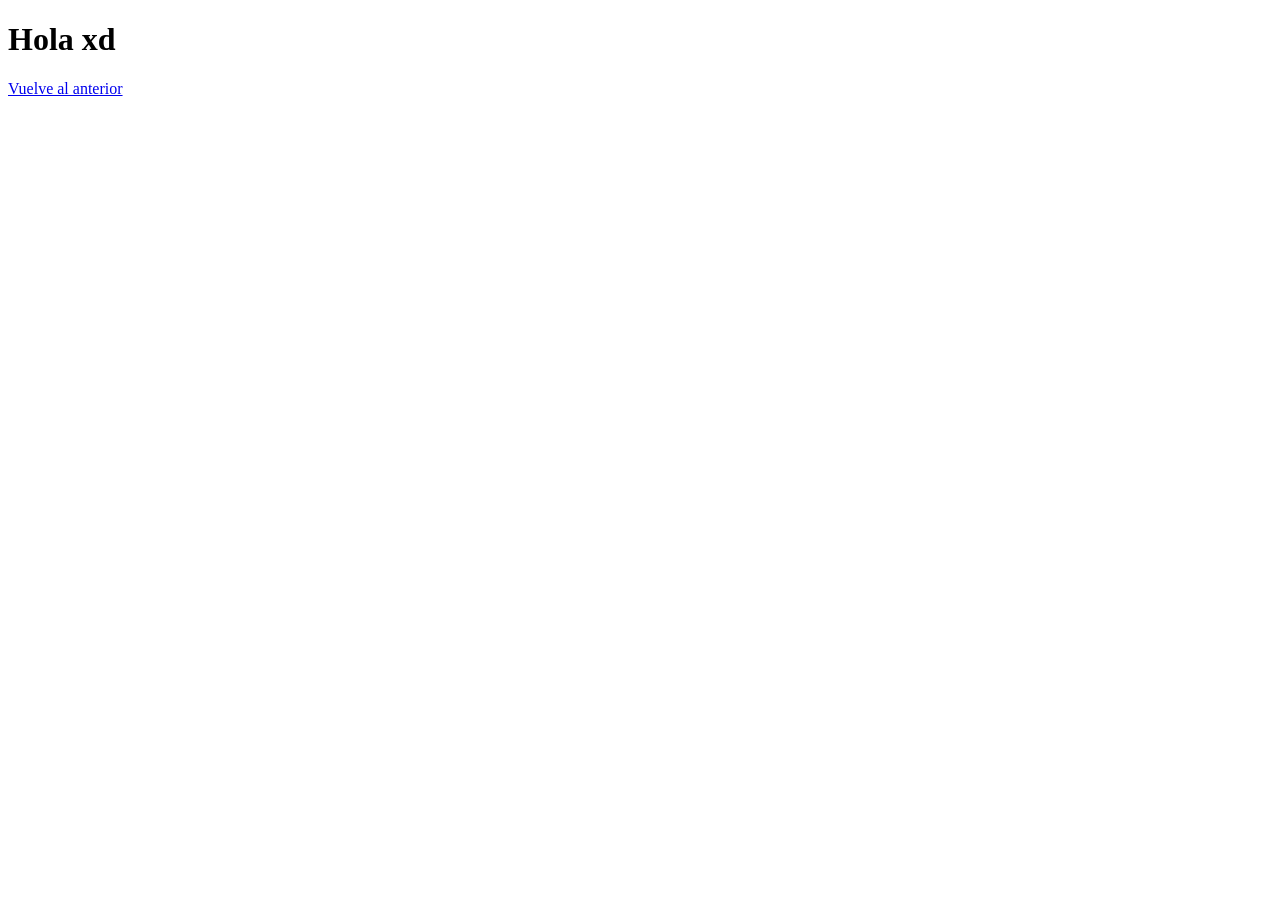
<file: html_ud/index.html>
<!DOCTYPE html>
<html lang="es">
<head>
    <meta charset="UTF-8">
    <meta http-equiv="X-UA-Compatible" content="IE=edge">
    <meta name="viewport" content="width=device-width, initial-scale=1.0">
    <title>Document_1</title>
</head>
<body>
    <h1>Hola xd</h1>
    <a href="intro_html.html">Vuelve al anterior </a>
</body>
</html>
</file>
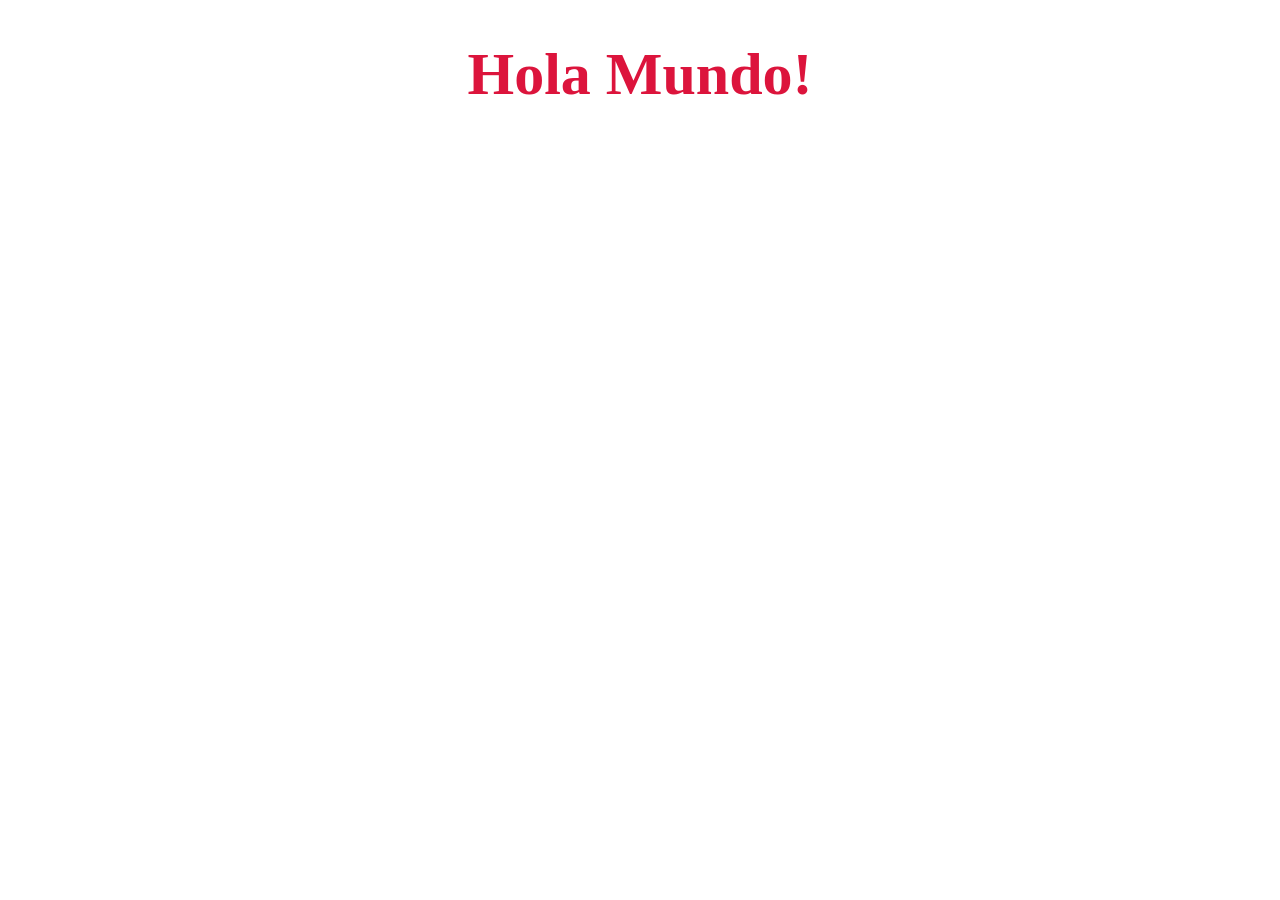
<file: cf_css/01_intro/index.html>
<!DOCTYPE html>

<html lang="es">
    <head>
        <meta charset="UTF-8">
        <meta http-equiv="X-UA-Compatible" content="IE-edge">
        <meta name="viewport" content="width=device_width, initial-scale=1.0">
        <title>Intro #CSS</title>
        <link rel="stylesheet" href="css/style.css">
    </head>
    <body>
        <!--la eiqueta de style es para agreagar directamente css a un elemeto
        <style>
            h2{
                color:blueviolet;
                border: 10px solid orange;
            }
            h1{
                color: aqua;
                border: 5px solid yellow;
            }
        </style>
        sin embargo es mas tedioso hacer en el mismo documento y es mejor crear un archivo #CSS
        -->
<!--style="color: purple; border:1px solid blue;"__ De esta forma se agrega a un elemento
        <h2 >Hola Mundo!</h2>
        <h2>Hola</h2>
        <h2>XD</h2>
        <h1>Wenas...</h1> -->
        <h1>Hola Mundo!</h1>


    </body>

</html>
</file>
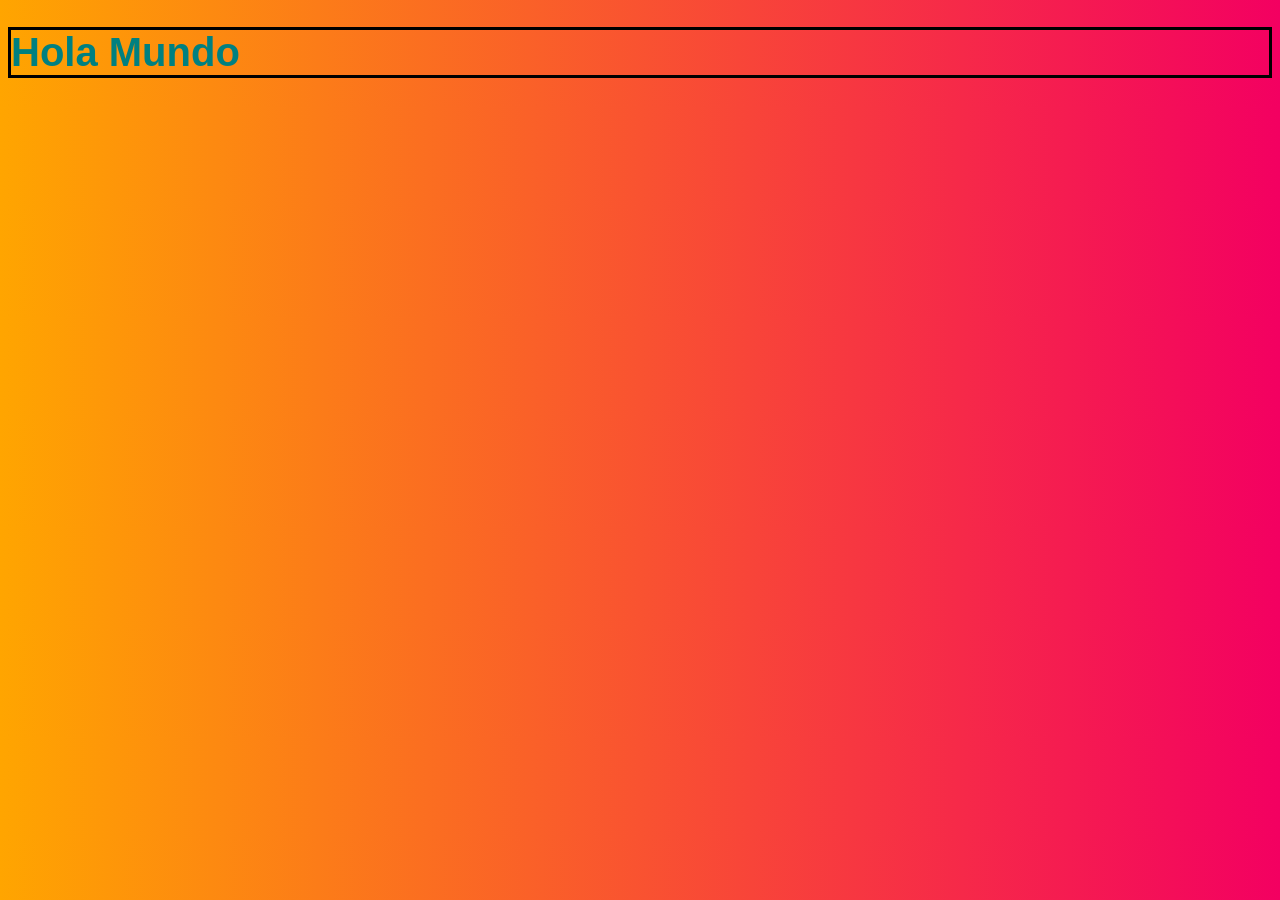
<file: cf_css/02_Herencia/index.html>
<!-- Herencia Cascada y Especificidad -->
<!DOCTYPE html>
<html lang="es">
<head>
    <meta charset="UTF-8">
    <meta http-equiv="X-UA-Compatible" content="IE=edge">
    <meta name="viewport" content="width=device-width, initial-scale=1.0">
    <title>Herencia</title>
    <link rel="stylesheet" href="style.css">
</head>
<body>
    <h1 class="title" id="title">Hola Mundo</h1>
</body>
</html>
</file>
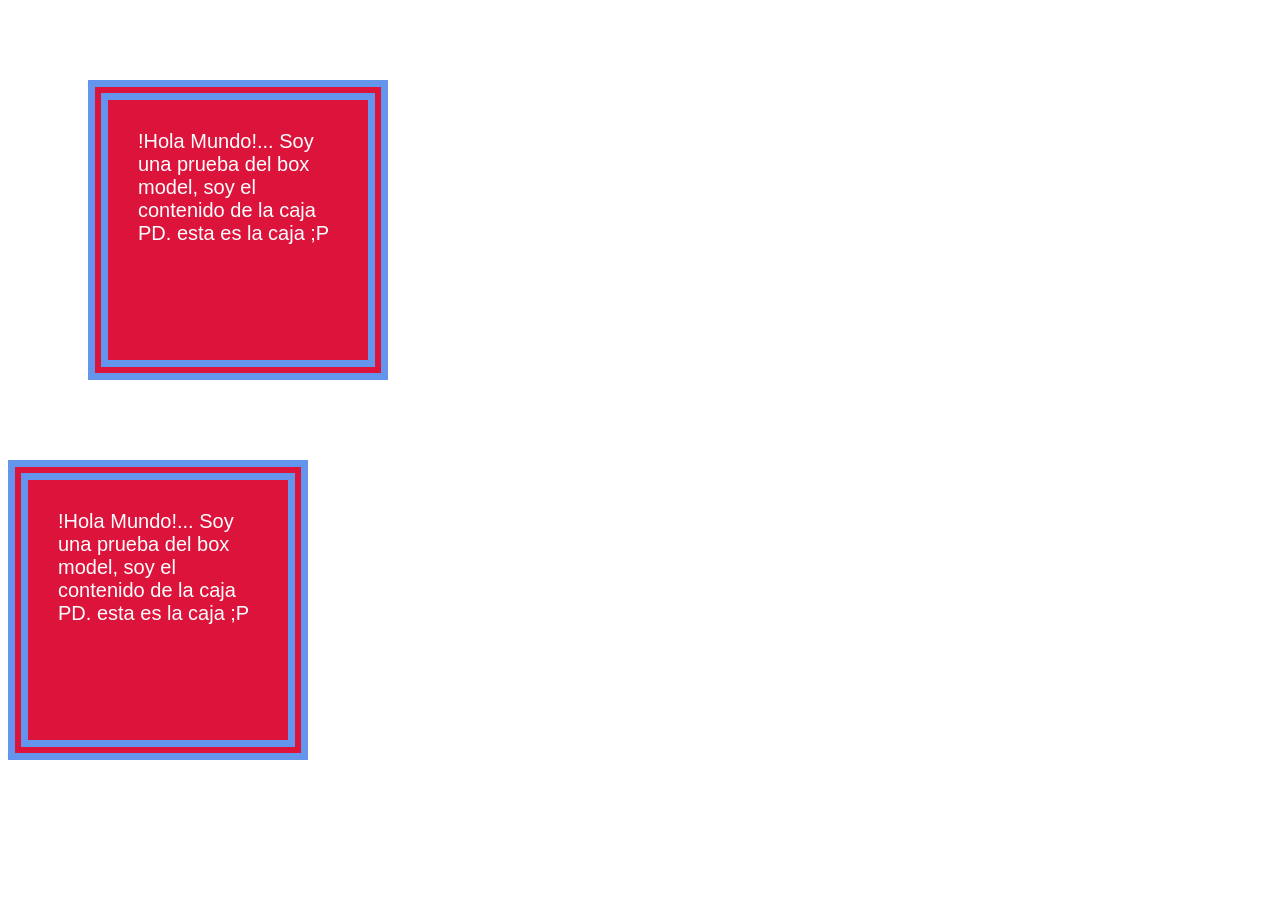
<file: cf_css/03_fundamentos/index.html>
<!DOCTYPE html>
<html lang="en">
<head>
    <meta charset="UTF-8">
    <meta http-equiv="X-UA-Compatible" content="IE=edge">
    <meta name="viewport" content="width=device-width, initial-scale=1.0">
    <title>Box Model</title>
    <link rel="stylesheet" href="boxmodel.css">
</head>
<body>
    <div class="caja caja1">!Hola Mundo!... Soy una prueba del box model, soy el contenido de la caja <br>PD. esta es la caja ;P</div>
    <div class="caja">!Hola Mundo!... Soy una prueba del box model, soy el contenido de la caja <br>PD. esta es la caja ;P</div>
</body>
</html>
</file>
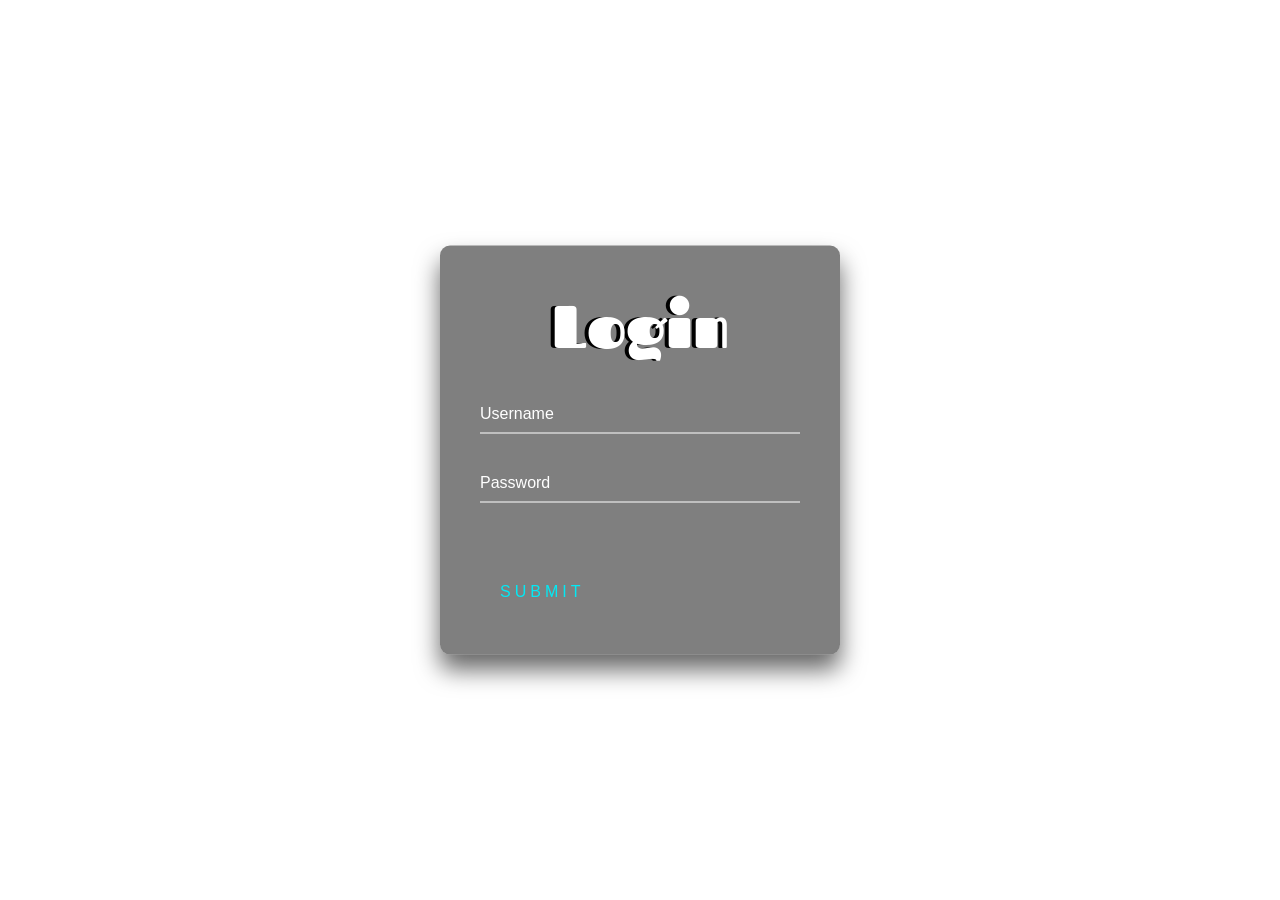
<file: ig_test/1/index.html>
<!DOCTYPE html>
<html lang="en">
<head>
    <meta charset="UTF-8">
    <meta http-equiv="X-UA-Compatible" content="IE=edge">
    <meta name="viewport" content="width=device-width, initial-scale=1.0">
    <title>Document</title>
    <link rel="stylesheet" href="style.css">
    <link rel="preconnect" href="https://fonts.googleapis.com">
<link rel="preconnect" href="https://fonts.gstatic.com" crossorigin>
<link href="https://fonts.googleapis.com/css2?family=Fascinate&display=swap" rel="stylesheet">
</head>
<body>
    <div class="login-box">

        <h2>Login</h2>
        <form>
            <div class="user-box">
                <input type="text" name="" required="">
                <label>Username</label>
            </div>
            <div class="user-box">
                <input type="password" name="" required="">
                <label>Password</label>
            </div>
            <a href="#">
                <span></span>
                <span></span>
                <span></span>
                <span></span>
                Submit
            </a>
        </form>
    </div>
    
</body>
</html>
</file>
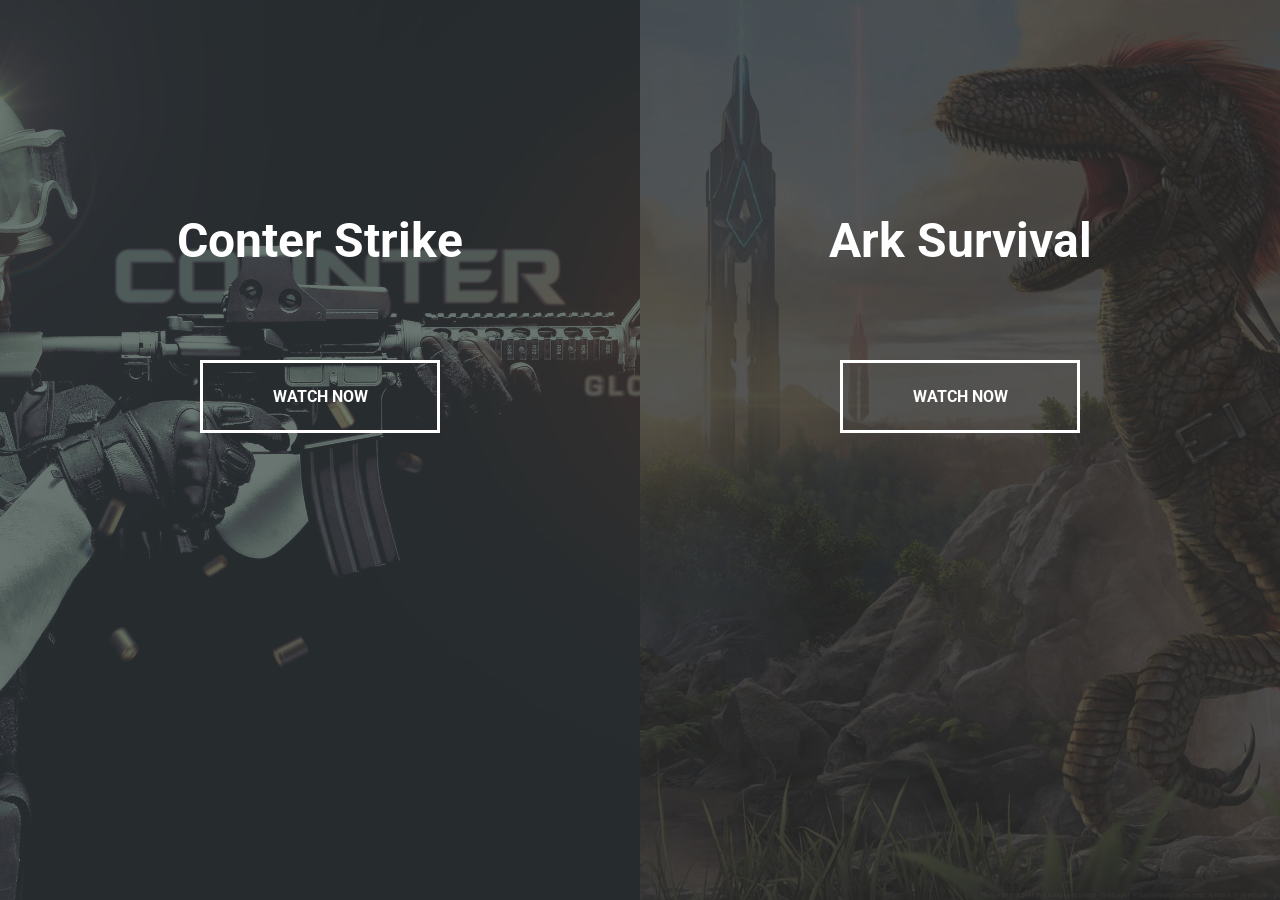
<file: ig_test/3/index.html>
<!DOCTYPE html>
<html lang="es">
<head>
    <meta charset="UTF-8">
    <meta http-equiv="X-UA-Compatible" content="IE=edge">
    <meta name="viewport" content="width=device-width, initial-scale=1.0">
    <link rel="stylesheet" href="style.css">
    <link rel="preconnect" href="https://fonts.googleapis.com">
<link rel="preconnect" href="https://fonts.gstatic.com" crossorigin>
<link href="https://fonts.googleapis.com/css2?family=Roboto:ital@1&display=swap" rel="stylesheet">
    <title>Split Landing page</title>
</head>
<body>
    <div class="container">
        <div class="split left">
            <h1>Conter Strike</h1>
            <a href="https://store.steampowered.com/app/730/CounterStrike_Global_Offensive/" target="_blank" class="btn">Watch Now</a>
        </div>
        <div class="split right">
            <h1>Ark Survival</h1>
            <a href="https://store.steampowered.com/app/346110/ARK_Survival_Evolved/" target="_blank" class="btn">Watch Now</a>
        </div>
    </div>
  
    <script src="script.js"></script>
</body>
</html>
</file>
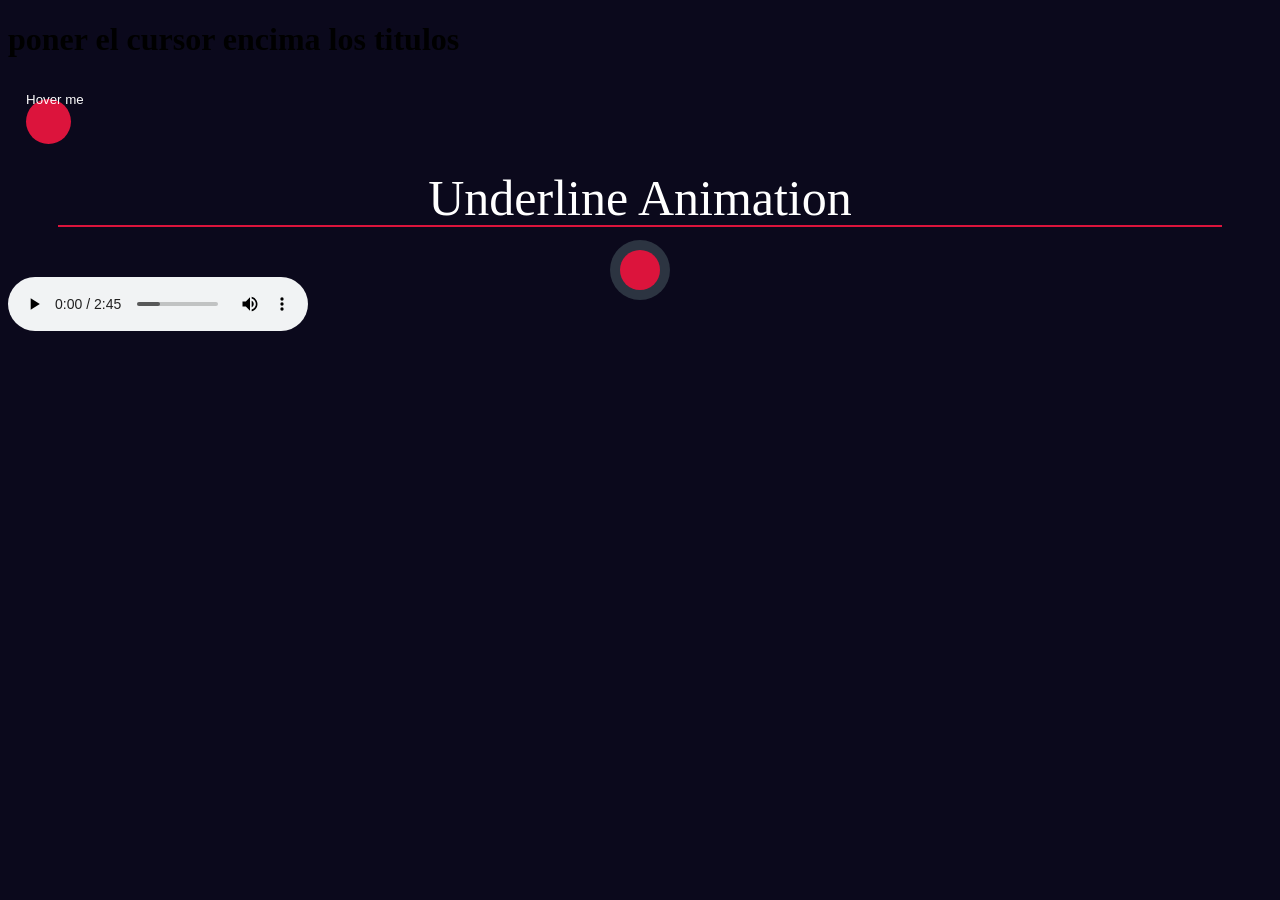
<file: ig_test/4/index.html>
<!DOCTYPE html>
<html lang="en">
<head>
    <meta charset="UTF-8">
    <meta http-equiv="X-UA-Compatible" content="IE=edge">
    <meta name="viewport" content="width=device-width, initial-scale=1.0">
    <title>Document</title>
    <link rel="stylesheet" href="style.css">

</head>
<body>

    <h1>poner el cursor encima los titulos</h1>
    <div>
        <button class="cta">
            Hover me <i class="ri-arrow-right-line"></i>
        </button>
    </div>
    <div>
        <p class="underline-animation">Underline Animation</p>
    </div>
    <div class="search-box">
        <input type="text" placeholder="search..." value="Search Animation">
        <a href="##" class="icon">
            <i class="fas fa-search"></i>
        </a>
    </div>
    <audio controls>
        <source src="music/A7S  By My Side From .mp3" type="audio/mp3">
    </audio>
</body>
</html>
</file>
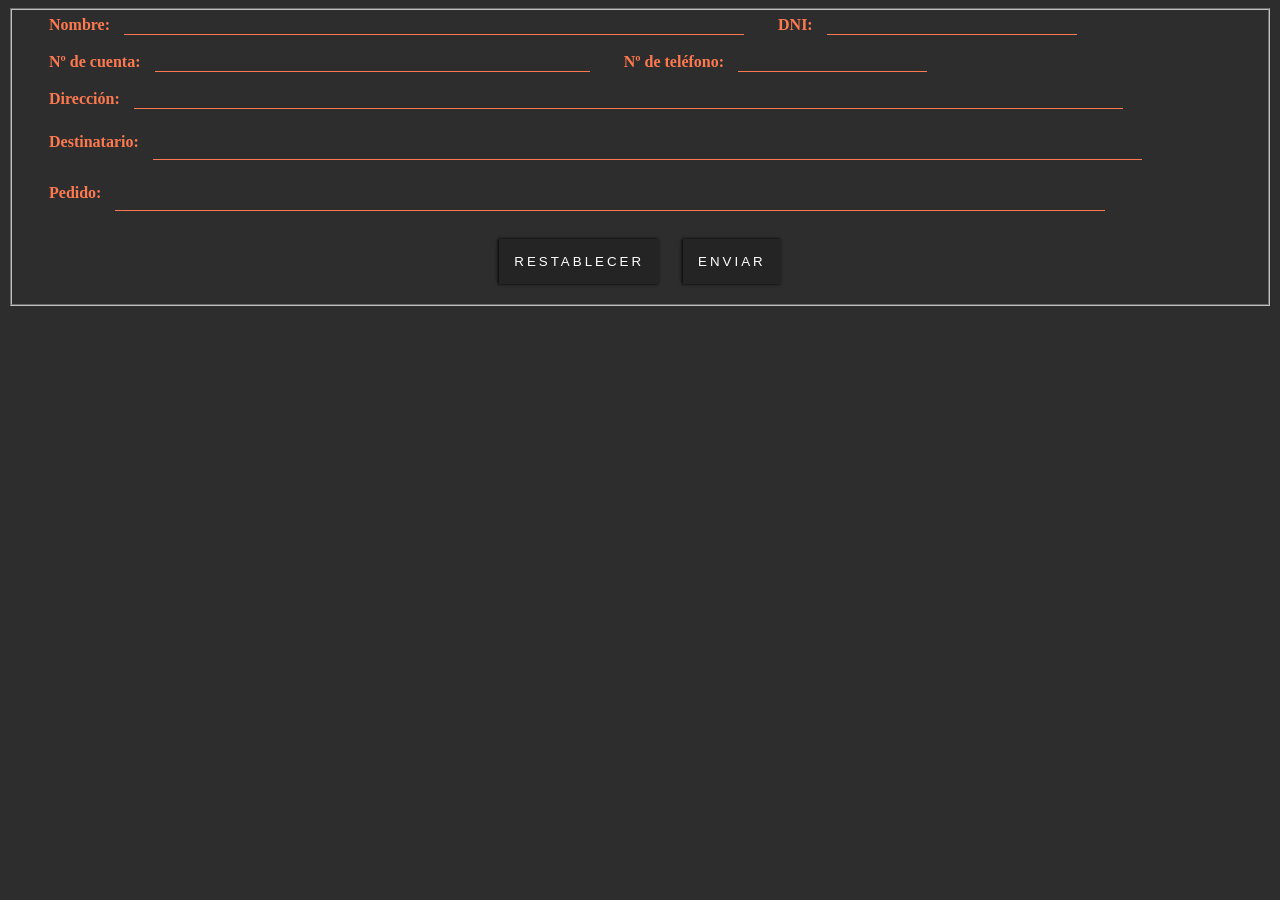
<file: ig_test/data_form/index.html>
<!DOCTYPE html>
<html lang="es">
<head>
    <meta charset="UTF-8">
    <meta http-equiv="X-UA-Compatible" content="IE=edge">
    <meta name="viewport" content="width=device-width, initial-scale=1.0">
    <title>Formulario de datos</title>
    <link rel="stylesheet" href="style.css">
</head>
<body>
    <form>
        <fieldset>
            <label for="nombre">Nombre: </label>
            <input type="text" name="nombre" id="nombre" required="true">
            <label for="dni">DNI:</label>
            <input type="text" name="dni" id="dni"required="true"><br><br>
            <label for="ncuenta">Nº de cuenta: </label>
            <input type="password" name="ncuenta" id="ncuenta" maxlength="20" required="true">
            <label for="tel">Nº de teléfono: </label>
            <input type="tel" name="telefono" id="tel" required="true"><br><br>
            <label for="direc">Dirección: </label>
            <input type="text" name="direccion" id="direc" required="true"><br><br>
            <label for="dest">Destinatario: </label>
            <input type="text" name="destino" id="dest" required="true"><br><br>
            <label for="pedido">Pedido: </label>
            <input type="text" name="pedido" id="pedido" required="true"><br><br>
            <div class="botones">
                <input type="reset" value="Restablecer">
                <input type="submit" value="enviar">
            </div>

        </fieldset>
    </form>
</body>
</html>
</file>
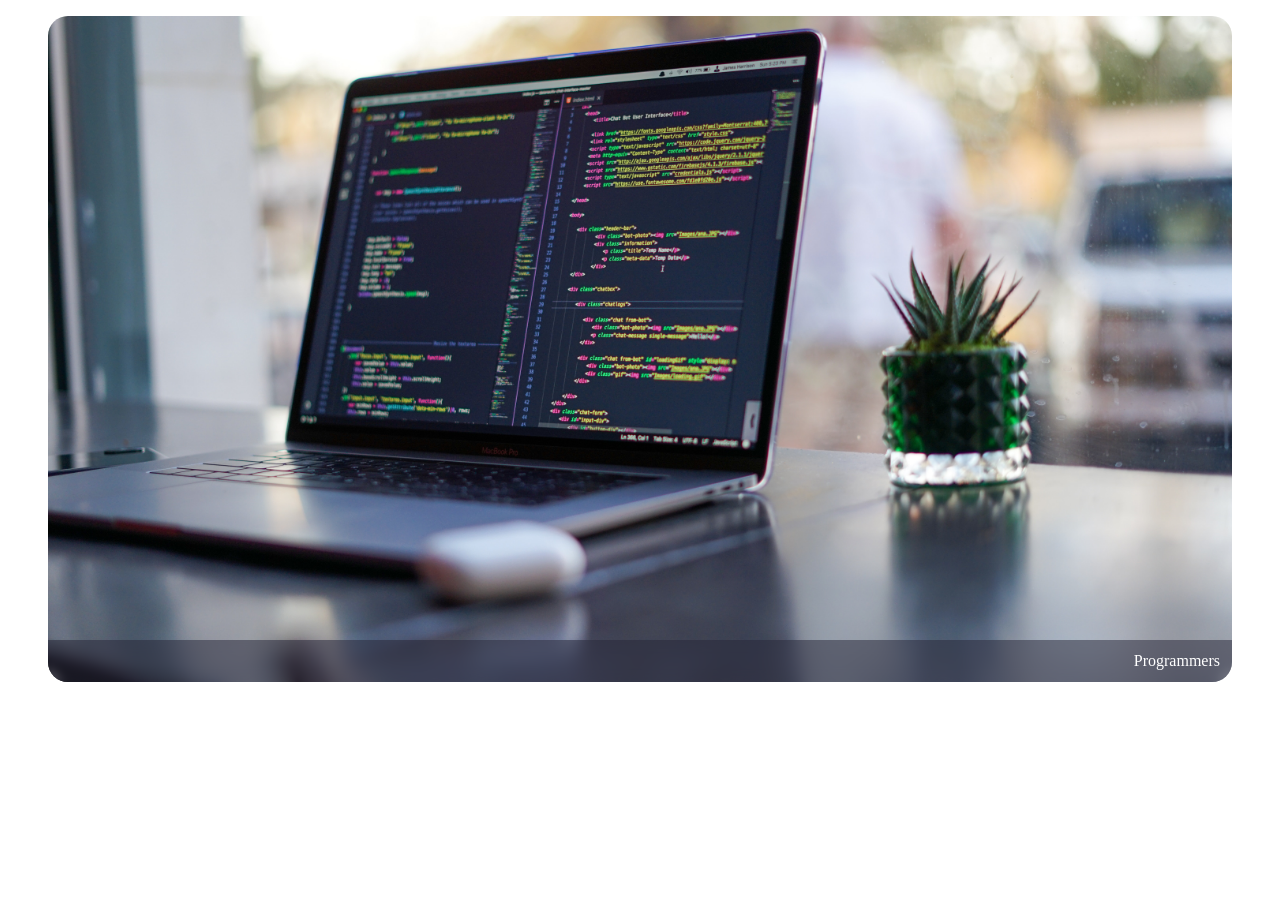
<file: ig_test/glass_efect/index.html>
<!DOCTYPE html>
<html lang="es">
<head>
    <meta charset="UTF-8">
    <meta http-equiv="X-UA-Compatible" content="IE=edge">
    <meta name="viewport" content="width=device-width, initial-scale=1.0">
    <title>Document</title>
    <link rel="stylesheet" href="style.css">
</head>
<body>
    <figure class="card">
        <img src="james-harrison-vpOeXr5wmR4-unsplash.jpg" alt="">
        <figcaption>Programmers</figcaption>
    </figure>
</body>
</html>
</file>
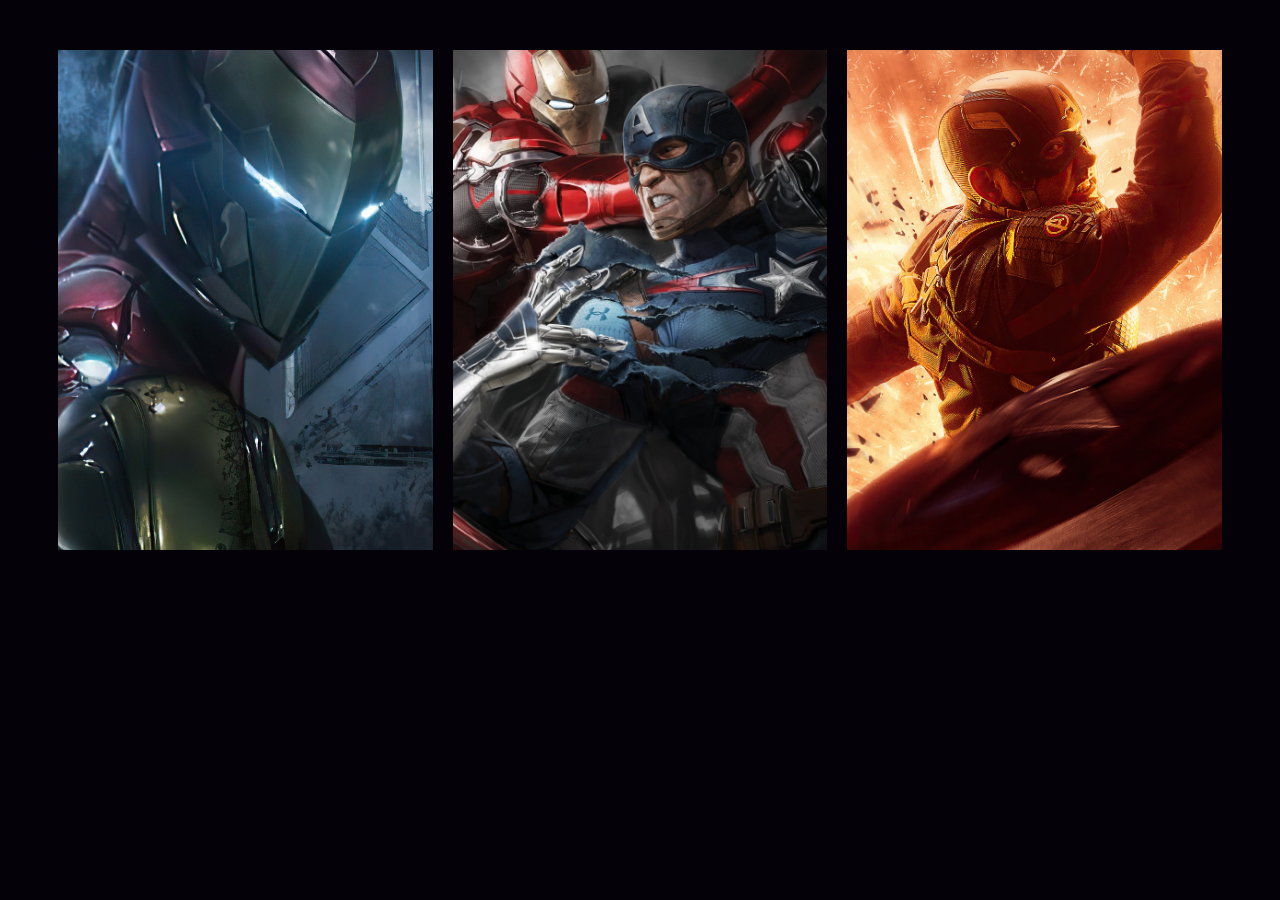
<file: ig_test/grid/index.html>
<!DOCTYPE html>
<html lang="en">
<head>
    <meta charset="UTF-8">
    <meta http-equiv="X-UA-Compatible" content="IE=edge">
    <meta name="viewport" content="width=device-width, initial-scale=1.0">
    <title>Document</title>
    <link rel="stylesheet" href="style.css">
</head>
<body>
    <!-- <header>
        <div class="head">
            <img src="587282f1f3a71010b5e8ef14.png" class="img">
            <h1>Civil War</h1>
        </div>
    </header> -->
    <div class="cards">
        <div class="card card1"></div>
        <div class="card card2"></div>
        <div class="card card3"></div>
        

    </div>
</body>
</html>
</file>
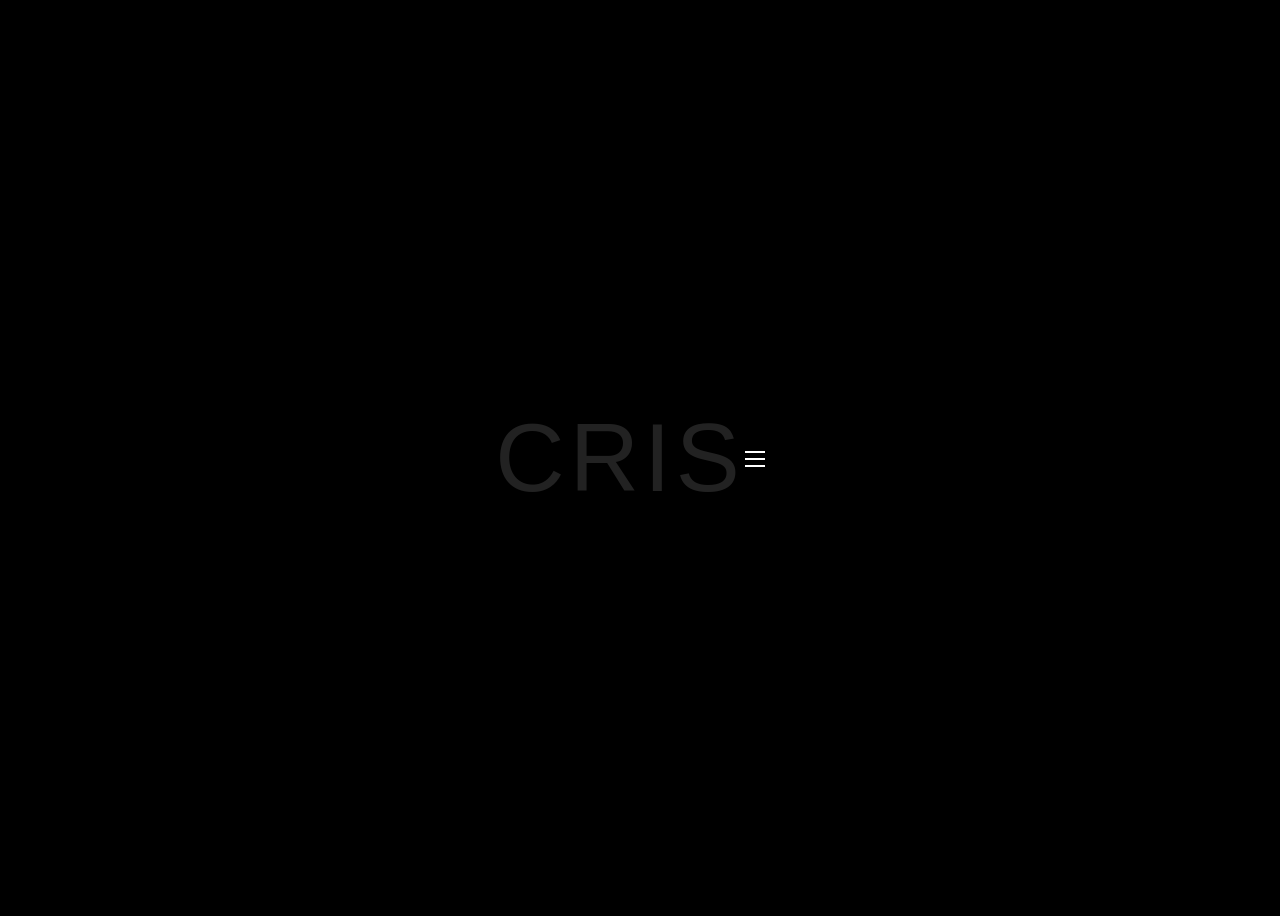
<file: ig_test/neon/index.html>
<!DOCTYPE html>
<html lang="en">
<head>
    <meta charset="UTF-8">
    <meta http-equiv="X-UA-Compatible" content="IE=edge">
    <meta name="viewport" content="width=device-width, initial-scale=1.0">
    <title>Neon Text</title>
    <link rel="stylesheet" href="style.css">
    
</head>
<body>
    <div>
        <h1>Cris</h1>
    </div>
    <label for="checkbox" class="hamburger">
        <input type="checkbox" id="checkbox">
        <span class="line line-main"></span>
        <span class="line line-split"></span>
    </label>

</body>
</html>
</file>
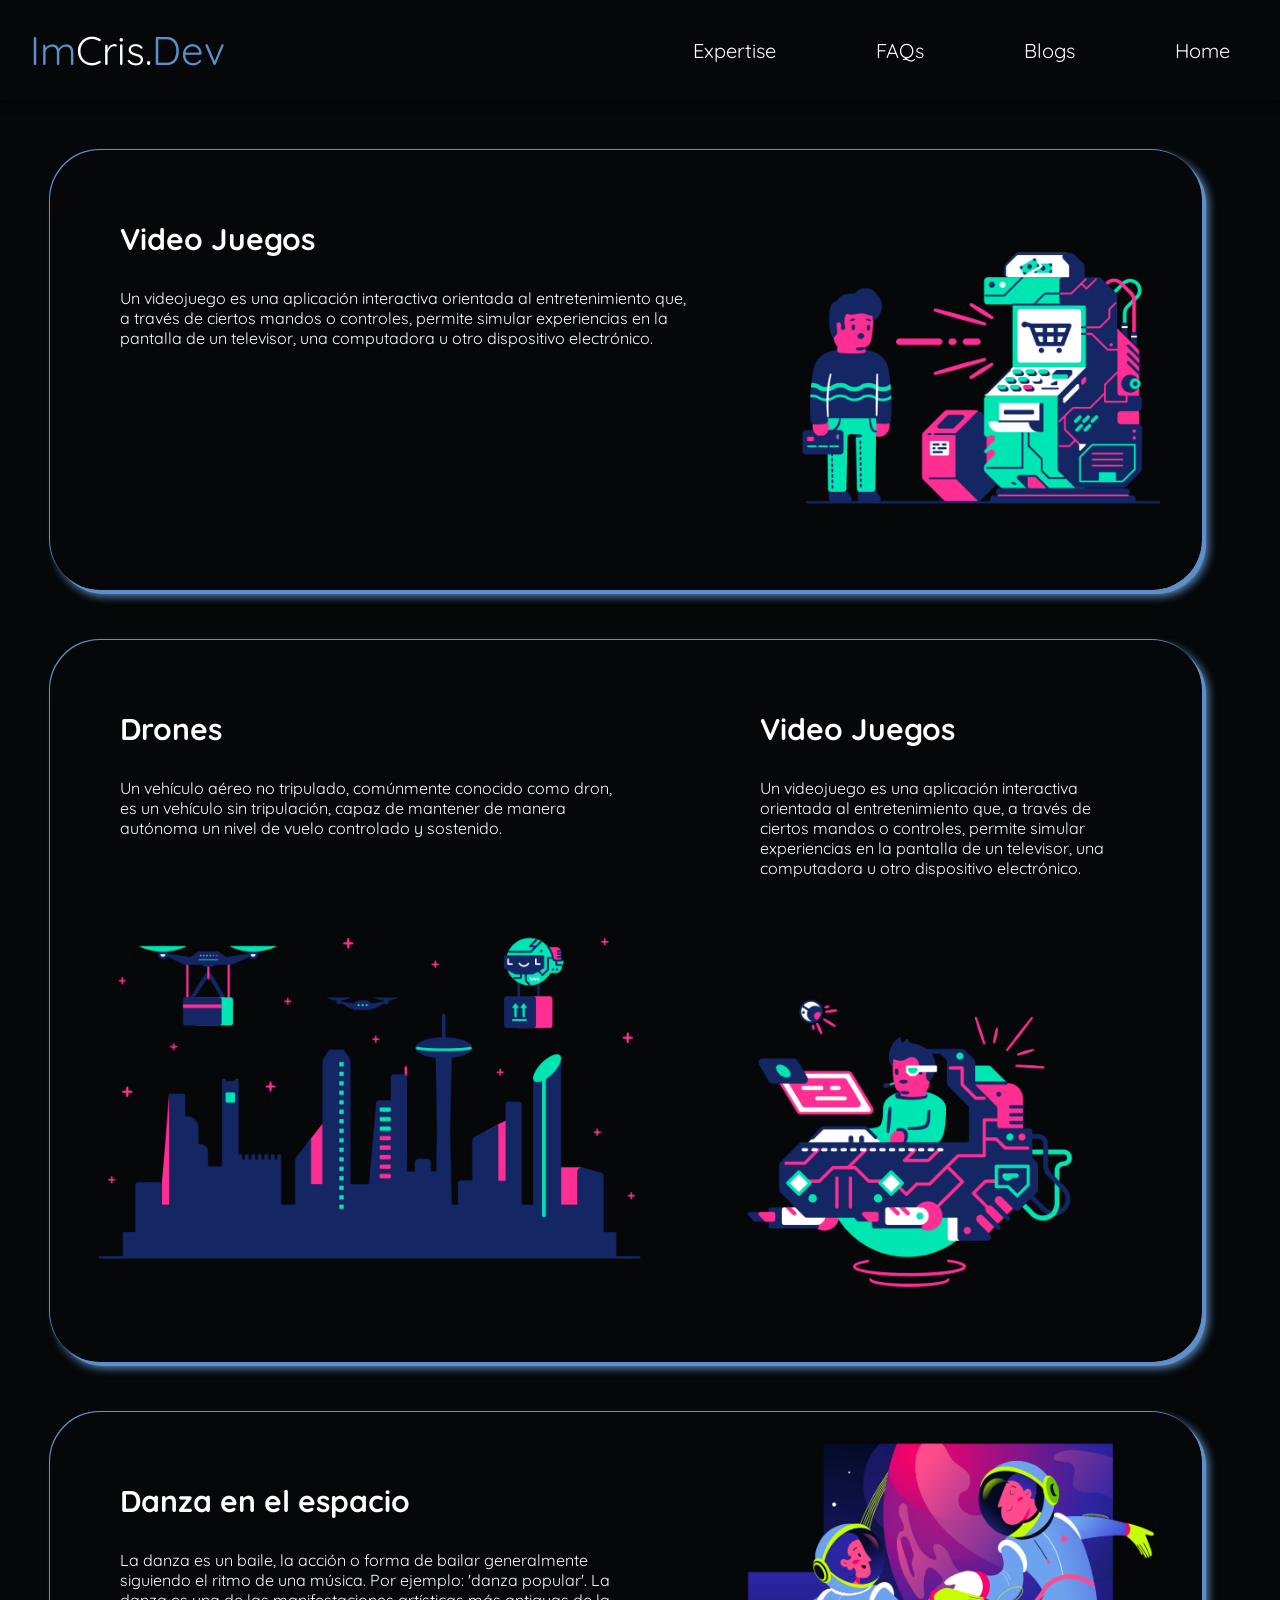
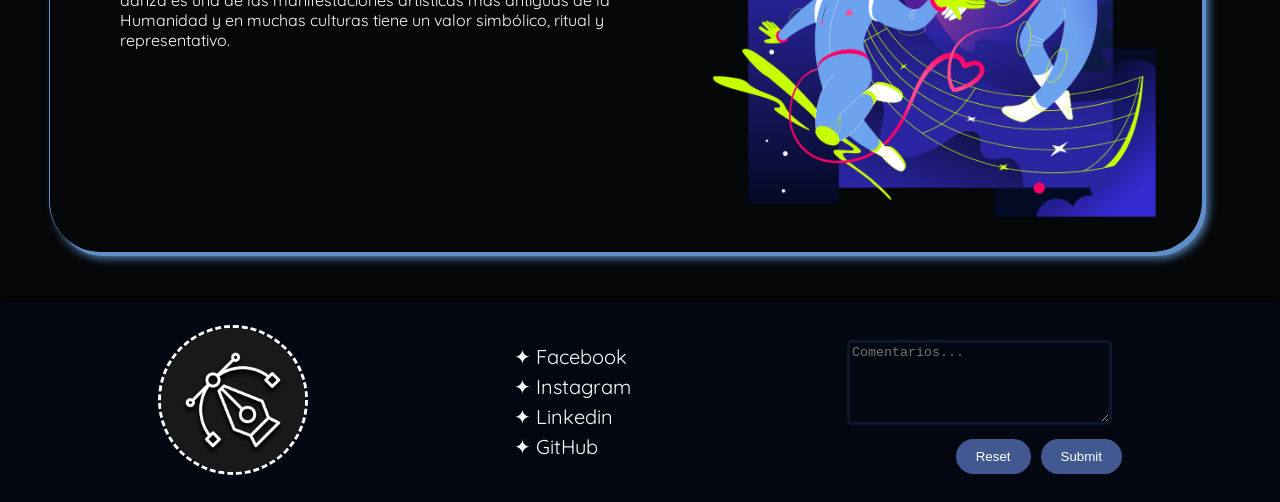
<file: pruebas/barra_de_navegacion/index.html>
<!DOCTYPE html>
<html lang="es">
    <head>
        <meta charset="UTF-8">
        <meta http-equiv="X-UA-Compatible" content="IE=edge">
        <meta name="viewport" content="width=device-width, initial-scale=1.0">
        <title>Landing Page</title>
        <link rel="stylesheet" href="style.css">
        <link rel="preconnect" href="https://fonts.googleapis.com">
        <link rel="preconnect" href="https://fonts.gstatic.com" crossorigin>
        <link href="https://fonts.googleapis.com/css2?family=Quicksand:wght@300;600&display=swap" rel="stylesheet">
    </head>
    <body>
        <header>
            <div class="container">
                <div class="logo">
                    <div class="logo-text">
                        <span>Im</span>Cris.<span>Dev</span>
                    </div>
                </div>
                <div class="buttoms">
                    <div><a href="#">Expertise</a></div>
                    <div><a href="#">FAQs</a></div>
                    <div><a href="#">Blogs</a></div>
                    <div><a href="#">Home</a></div>
                </div>
            </div>
        </header>
        <section>
            <div class="target">
                <div class="text">
                    <h2>Video Juegos</h2>
                    <p>Un videojuego es una aplicación interactiva orientada al entretenimiento que, a través de ciertos mandos o controles, permite simular experiencias en la pantalla de un televisor, una computadora u otro dispositivo electrónico.</p>
                </div>
                <img src="img/cyborg-106.png" class="img">
            </div>
            <div class="target">
                <div>
                    <div class="text">
                        <h2>Drones</h2>
                        <p>Un vehículo aéreo no tripulado, comúnmente conocido como dron, es un vehículo sin tripulación, capaz de mantener de manera autónoma un nivel de vuelo controlado y sostenido.</p>
                    </div>
                    <img src="img/cyborg-154.png" class="img">
                </div>
                <div>
                    <div class="text">
                        <h2>Video Juegos</h2>
                        <p>Un videojuego es una aplicación interactiva orientada al entretenimiento que, a través de ciertos mandos o controles, permite simular experiencias en la pantalla de un televisor, una computadora u otro dispositivo electrónico.</p>
                    </div>
                    <img src="img/cyborg-man-works-remotely-on-a-virtual-computer.png" class="img">
                </div>
            </div>
            <div class="target">
                <div class="text">
                    <h2>Danza en el espacio</h2>
                    <p>La danza es un baile, la acción o forma de bailar generalmente siguiendo el ritmo de una música. Por ejemplo: 'danza popular'. La danza es una de las manifestaciones artísticas más antiguas de la Humanidad y en muchas culturas tiene un valor simbólico, ritual y representativo.</p>
                </div>
                <img src="img/space-male-and-female-astronauts-dancing-on-a-musical-note-stanza-in-space.png" class="img">
            </div>
        </section>
        <footer class="foot">
            <div class="foot-profile">
                <img src="perfill.png" class="profile" title="I'mCris.Dev">
            </div>
            <div class="contact">
                <a href="#">✦ Facebook</a>
                <a href="#">✦ Instagram</a>
                <a href="#">✦ Linkedin</a>
                <a href="#">✦ GitHub</a>
            </div>
            <div class="coment">
                <form>
                    <!-- <label for="coment">Comentarios:</label><br> -->
                    <textarea name="coment" id="coment" cols="30" rows="5" placeholder="Comentarios..."></textarea><br>
                    
                    <input type="button" value="Submit">
                    <input type="reset" value="Reset">
                    
                </form>
            </div>
        </footer>
        
    </body>
</html>
</file>
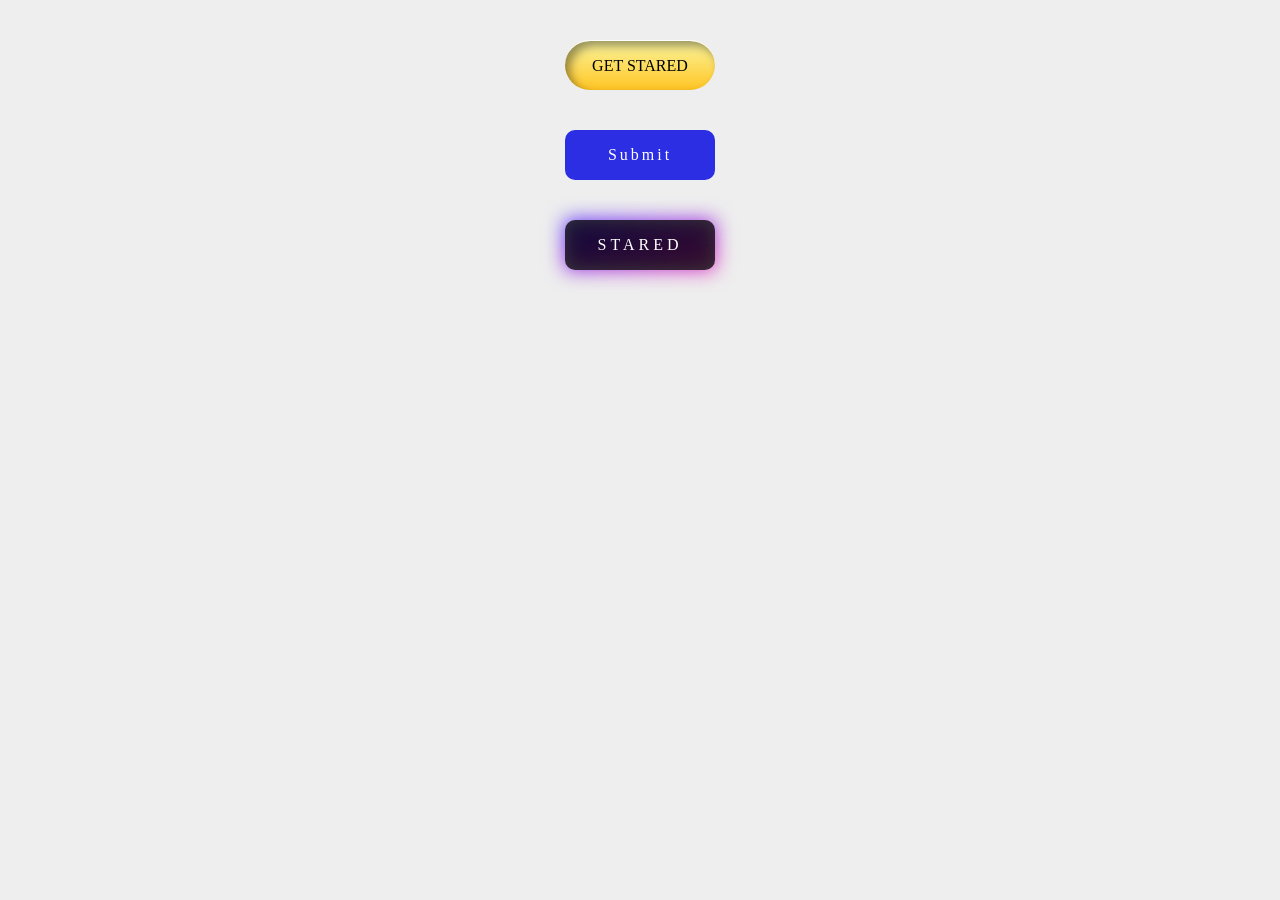
<file: pruebas/buttons/index.html>
<!DOCTYPE html>
<html lang="es">
<head>
    <meta charset="UTF-8">
    <meta http-equiv="X-UA-Compatible" content="IE=edge">
    <meta name="viewport" content="width=device-width, initial-scale=1.0">
    <title>Buttons</title>
    <link rel="stylesheet" href="style.css">
</head>
<body>
    <div class="button button1">Get Stared</div>
    <div class="button button2">Submit</div>
    <div class="button button3">Stared</div>
</body>
</html>
</file>
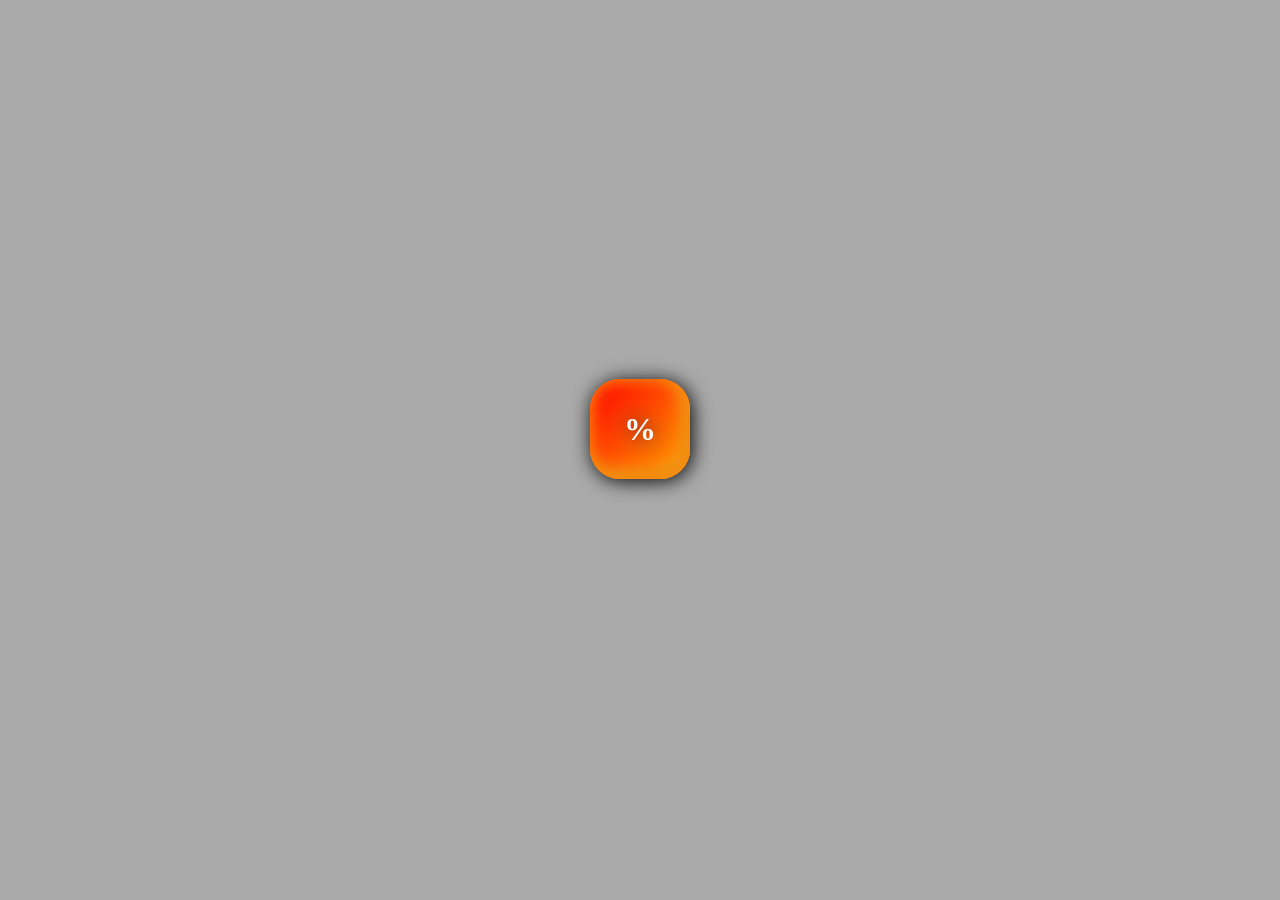
<file: pruebas/calc/index.html>
<!DOCTYPE html>
<html lang="en">
<head>
    <meta charset="UTF-8">
    <meta http-equiv="X-UA-Compatible" content="IE=edge">
    <meta name="viewport" content="width=device-width, initial-scale=1.0">
    <title>Document</title>
    <link rel="stylesheet" href="style.css">
</head>
<body>
    <div class="button"><h1>%</h1></div>
</body>
</html>
</file>
<file: cf_css/01_intro/css/style.css>
/*  Estos son los comentarios  
h2{
    color:blueviolet;
    border: 10px solid orange;
}
h1{
    color: aqua;
    border: 5px solid yellow;
}
Esta es la forma en que se trabaja desde otro archivo 
*/
/* ctrl+k+u para hacer comentarios mas rapidos  */
h1{
    color:crimson;
font-size: 60px;
    text-align: center;
}
</file>
<file: cf_css/02_Herencia/style.css>
#title{
    color: teal;
    font-size: 40px;
    border: 3px solid black;

}
.title{
    color:gainsboro ;
    /* usar el !important es una mala practica */
}

body{
    font-family: Arial;
}

body{

    background-image: linear-gradient(to right, orange, rgb(243, 0, 97) );
}
</file>
<file: cf_css/03_fundamentos/boxmodel.css>
.caja{
  
    background-color: crimson;
    width: 200px;
    height: 200px;
    /* overflow: hidden; */
    color: white;
    font-size: 20px;
    font-family: arial;
    padding: 30px;
    /* border-color: chartreuse;
    border-width: 20px;
    border-style: solid; */
    border: 20px double cornflowerblue ;
}

.caja1{
    margin: 80px;
}
</file>
<file: ig_test/1/style.css>
html{
    height: 100%;
    
}
body{
    margin: 0;
    padding: 0;
    font-family: sans-serif;
    background: #fff;
}

.login-box{
    position: absolute;
    top: 50%;
    left: 50%;
    width: 400px;
    padding: 40px;
    transform: translate(-50%, -50%);
    background: rgba(0,0,0, .5);
    box-sizing: border-box;
    box-shadow: 0 15px 25px rgba(0, 0,0, .6);
    border-radius: 10px;
}

.login-box h2{
    text-shadow: black -4px 0;
    font-family: 'Fascinate', cursive;
    font-size: 60px;
    margin: 0 0 30px;
    padding: 0;
    color: #fff;
    
    text-align: center;
}
.login-box .user-box{
    position: relative;

}

.login-box .user-box input{
    width: 100%;
    padding: 10px 0;
    font-size: 16px;
    color: #fff;
    margin-bottom: 30px;
    border: none;
    border-bottom: 1px solid #fff;
    outline: none;
    background:transparent;
}

.login-box .user-box label{
    position: absolute;
    top: 0;
    left: 0;
    padding: 10px 0;
    font-size: 16px;
    color: #fff;
    pointer-events: none;
    transition: .5s;
}

.login-box .user-box input:focus ~ label, .login-box .user-box input:valid ~ label{
    top: -20px;
    left: 0;
    color: #03e9f4;
    font-size: 12px;

}

.login-box form a{
    position: relative;
    display: inline-block;
    padding: 10px 20px;
    color:#03e9f4;
    font-size: 16px;
    text-decoration: none;
    text-transform: uppercase;
    overflow: hidden;
    transition: .5s;
    margin-top: 40px;
    letter-spacing: 4px;
}

.login-box a:hover{
    background: #03e9f4;
    color: #fff;
    border-radius: 5px;
    box-shadow: 0 0 5px #03e9f4,0 0 25px #03e9f4,0 0 50px #03e9f4,0 0 100px #03e9f4;
}

.login-box a span{
    position: absolute;
    display: block;
}

.login-box a span:nth-child(1){
    top:0;
    left: -100%;
    width: 100%;
    height: 2px;
    background: linear-gradient(90deg, transparent,#03e9f4);
    animation: btn-animl 1s linear infinite;

}
@keyframes btn-animl{
    0%{
        left: -100%;

    }50%, 100%{
        left:100%;

    }
}

.login-box a span:nth-child(2){
    top: -100%;
    right: 0;
    width: 2px;
    height:100%;
    background: linear-gradient(180deg,transparent,#03e9f4);
    animation: btn-anim2 1s linear infinite;
    animation-delay: .25s;


}

@keyframes btn-anim2{
    0%{
        top: -100%;

    }50%,100%{
        top: 100%;
    }
}

.login-box a span:nth-child(3){
    bottom: 0;
    right: -100%;
    width: 100%;
    height:2px;
    background: linear-gradient(270deg,transparent,#03e9f4);
    animation: btn-anim3 1s linear infinite;
    animation-delay: .5s;

}
@keyframes btn-anim3{
    0%{
        right: -100%;

    }50%,100%{
        right: 100%;
    }
}

.login-box a span:nth-child(4){
    bottom: -100%;
    left: 0;
    width: 2px;
    height: 100%;
    background: linear-gradient(352deg,transparent,#03e9f4);
    animation: btn-anim4 1s linear infinite;
    animation-delay: .75s;
}

@keyframes btn-anim4{
    0%{
        bottom: -100%;
    }50%,100%{
        bottom: 100%;
    }
}
</file>
<file: ig_test/3/style.css>
:root{
    --left-bg-color: rgba(42, 61, 54, 0.7);
    --right-bg-color: rgba(43,43,43,0.8);
    --left-btn-hover-color: rgb(84, 218, 236);
    --right-btn-hover-color:rgba(28,122,28,1);
    --hover-width:75%;
    --minimize-width:25%;
    --tansition-speed:1s;
}
*{
    box-sizing: border-box;
}
body{
    font-family: "Roboto", sans-serif;
    height: 100vh;
    overflow: hidden;
    margin: 0;
}

h1{
    font-size: 3rem;
    color: #fff;
    position: absolute;
    left: 50%;
    top: 20%;
    transform: translateX(-50%);
    white-space: nowrap;
}

.btn{
    color: #fff;
    position: absolute;
    display: flex;
    align-items: center;  
    justify-content: center;
    left: 50%;
    top: 40%;
    transform: translateX(-50%);
    border: #fff solid 0.2rem;
    text-decoration: none;
    font-size: 1rem;
    font-weight: bold;
    text-transform: uppercase;
    width: 15rem;
    padding: 1.5rem;
}

.split.left .btn:hover{
    background-color: var(--left-btn-hover-color);
    border-color: var(--left-btn-hover-color);
}

.split.right .btn:hover{
    background-color: var(--right-btn-hover-color);
    border-color: var(--right-btn-hover-color);
}


.container{
    position: relative;
    width: 100%;
    height: 100%;
    background: #333;
}

.split{
    position: absolute;
    width: 50%;
    height: 100%;
    overflow: hidden;
}

.split.left{
    left: 0;
    background: url(./csg.png) no-repeat center/cover;

}
.split.left::before{
    content: "";
    position: absolute;
    width: 100%;
    height: 100%;
    background-color: var(--left-bg-color);
}

.split.right{
    right: 0;
    background: url(./ark.jpg) no-repeat center/cover;

}

.split.right::before{
    content: "";
    position: absolute;
    width: 100%;
    height: 100%;
    background-color: var(--right-bg-color);
}

.split.left,.split.right,.split.left::before,.split.right::before{
    transition: all var(--tansition-speed) ease-in-out;
}

.hover-left .left{
    width: var(--hover-width);
}

.hover-left .right{
    width: var(--minimize-width);
}

.hover-right .right{
    width: var(--hover-width);
}

.hover-right .left{
    width: var(--minimize-width);
}

@media(max-width:800px){
    h1{
        font-size: 2rem;
        top:30%
    }
    .btn{
        padding: 1.2rem;
        width: 12rem;
    }
}
</file>
<file: ig_test/4/style.css>
/* ========================================================= */
/*   Button Animation */
/* ========================================================= */

body{
    background: #0b091c;
}


.cta{
    display: flex;
    align-items: center;
    color: #fff;
    background: none;
    border: none;
    padding: 12px 18px;
    position: relative;

}

.cta:before{

    content: '';
    position: absolute;
    top: 50%;
    transform: translateY(-50%) translateX(calc(100%+4px));
    width: 45px;
    height: 45px;
    background: crimson;
    border-radius:50px ;
    transition: transform .25s .25s cubic-bezier(0,0,.5,2), width .25s cubic-bezier(0,0,.5,2);
    z-index: -1;
}


.cta:hover::before{
    width: 100%;
    transform: translateY(-50%) translateX(-18px);
    transition: transform .25s cubic-bezier(0,0,.5,2), width .25s .25s cubic-bezier(0,0,.5,2);

}

.cta i{
    margin-left: 5px;
    transition: transform .25s .4s cubic-bezier(0,0,.5,2);
}

.cta:hover i{
    transform: translateX(3px);
}

/* ========================================================= */
/*           Underline animation */
/* ========================================================= */
p{
    /* display: flex; */
    margin: 50px;
    text-align: center;
    font-size: 50px;
    color: white;
}
.underline-animation{

    cursor: pointer;
    position: relative;

}

.underline-animation:after{
    content: '';
    background-color: crimson;
    height: 2px;
    width: 100%;
    position: absolute;
    left: 0;
    bottom: 0;
    transition: 0.5s all ease;
    z-index: -1;
}


.underline-animation:hover{
    color: white;
}

.underline-animation:hover::after{
    height: 100%;
}

/* ====================================================== */
/*  Search input */
/* ====================================================== */
.icon{
    color: #21dfcd;
    float: right;
    width: 40px;
    font-size: 1.3rem;
    height: 40px;
    border-radius: 50%;
    background: crimson;
    display: flex;
    justify-content: center;
    align-items: center;
    transition: .4s;
    cursor: pointer;
    text-decoration: none;
}
.search-box{
    position: absolute;
    top: 30%;
    left: 50%;
    transform: translate(-50%,-50%);
    background: #2c3441;
    height: 40px;
    border-radius: 40px;
    padding: 10px;

}

.search-box:hover>input{
    width: 200px;
    padding: 0 10px;
}

.search-box:hover > .icon{
    background: crimson;
}

.icon:hover{
    transform: rotate(360deg) scale(0.8);

}

input{
    width: 0;
    border: none;
    outline: none;
    padding: 0;
    background: none;
    font-size: 1.1rem;
    transition: 0.5s ease;
    line-height: 40px;
    color: #fff;
}
</file>
<file: ig_test/data_form/style.css>
/* ========================================= */
/* Fondo*/
/* ========================================= */
html{
    height: 100%;
}
body{
    background: rgb(46, 45, 45);
    
}sdkf
fieldset{
    box-shadow: -5px 5px 20px rgb(0, 0, 0,.5);
    border: 0;
    /* background: linear-gradient(25deg,rgb(57, 57, 57),rgb(170, 170, 170)); */
    background-color: #17181f;
    width: 50vw; 
    margin : 10vw 25vw;    
    padding: 20px;
}

label{
    font-weight: bold ;
    color: #fd794f;
    padding: 5px;
    margin-left: 20px;
    text-align: center;
}
input{
    outline: none;
    color: #fd794f;
    background: transparent;
    border: none;
    margin: 0px 5px;
    border-bottom: 1px solid #fd794f;
}
/* ========================================= */
/* Inputs*/
/* ========================================= */
#nombre{
    width: 50%;
}
#dni{
    width: 20%;
}
#ncuenta{
    width: 35%;
}
#tel{
    width: 15%;
}
#direc{
    width: 80%;
}

#dest{

    width: 80%;
    height: 30px;
}
#pedido{

    width: 80%;
    height: 30px;
} 
/* ========================================= */
/* Botones de envio y restablecer */
/* ========================================= */
.botones{
    text-align: center;
}
.botones input{
    
    background-color: rgb(0, 0, 0, .2);
    color: white;
    border: none;
    letter-spacing: 3px;
    text-transform: uppercase;
    cursor: pointer;
    padding: 15px;
    margin: 10px;
    box-shadow: -1px 0 3px black;
}
.botones input:hover{
    background-color: rgb(255, 255, 255,.7);
    color: black;
    box-shadow: -1px 0 3px black;
}
/* ========================================= */
</file>
<file: ig_test/glass_efect/style.css>
img{
    border-radius: 20px;
}

figure.card{
    display: grid;
    grid-template:minmax(0, 1fr)/ minmax(0,1fr);
    grid-template-areas: "stack";
}

figure.card>img{
    grid-area: stack;
    object-fit: cover;
    place-self: stretch;
    
}

figure.card>figcaption{
    border-radius: 0 0 20px 20px;

    grid-area: stack;
    align-self: flex-end;
    justify-self: stretch;

    background-color: #27273980;
    color: white;

    text-align: end;
    padding: 12px;

    backdrop-filter: blur(6px);
}
</file>
<file: ig_test/grid/style.css>
body{
    background-color: #050108;
}
.cards{
    margin: 50px ;
    display: grid;
    grid-template-columns: repeat(auto-fit,minmax(200px,1fr));
    gap: 20px;
}

.card{
    height: 500px;
    background-size: cover;
    background-position: center;
}

.card1{
    background-image: url(iron-man-y-spiderman_1220x2160_xtrafondos.com.jpg);
}

.card2{
    background-image: url(diseno-de-los-vengadores_1920x1080_xtrafondos.com.jpg);
}
.card3{
    background-image: url(capitan-america-lanzando-escudo_1630x2880_xtrafondos.com.jpg);
}
</file>
<file: ig_test/neon/style.css>
body{
    font-family: "Poppins", sans-serif;
    display: flex;
    justify-content: center;
    align-items: center;
    min-height: 100vh;
    background: #000;
}
h1{
    font-size: 6em;
    font-weight: 500;
    color: #222;
    letter-spacing: 5px;
    cursor: pointer;
    text-transform: uppercase;
    transition: 0.5s;
}

h1:hover{
    color: #fff;
    text-shadow: 0 0 5px #03e9f4,
    0 0 25px #03e9f4,
    0 0 50px #03e9f4,
    0 0 100px #03e9f4 ;

}
#checkbox{
    display: none;
}

.hamburger{
    position: relative;
    display: inline-flex;
    align-items: center;
    justify-content: right;
    padding: 20px;
    cursor: pointer;
}

.line{
    position:absolute;
    width: 20px;
}

.line-main::before, .line-main::after, .line-split::before, .line-split::after{

    content: '';
    position: absolute;
    width: inherit;
    height: 2px;
    background-color: #fff;
    transition: .5s;
}
.line-main::before{
    transform: translateY(-7px);
}
.line-main::after{
    transform: translateY(7px);
}

.line-split::before, .line-split::after{
    width: 10px;
    transition: .5s, .5s;

}
.line-split::after{
    transform: translateX(10px);
}

#checkbox:checked~.line-main::before{
    transform: rotate(45deg);
}

#checkbox:checked~.line-main::after{
    transform: rotate(-45deg);
}

#checkbox:checked~.line-split::before{
    transform: translateX(-10px);
    opacity: 0;
}
#checkbox:checked~.line-split::after{
    transform: translateX(20px);
    opacity: 0;
}
</file>
<file: pruebas/barra_de_navegacion/style.css>
*{
    margin: 0;
    box-sizing: border-box;
}

html, body{

    width: 100% ;
    height: 100%;

}
body{
    /* background: linear-gradient(to right top,#16082baa,#f66cf7aa); */
    background-color: #050708;
    font-family: 'Quicksand', sans-serif;
}
/* @Ndr3s2i(#cr15) */

.container{

    width: 100%;
    height: 100px;
    background-color: #050708;
    color: #fff;
    /* padding: 40px ; */
    display: flex;
    align-items: center;
    box-shadow: 0 0 10px black;
    /* position: fixed; */
    
}

.logo{
    width: 50%;
    display: flex;
    justify-content: space-between;

    /* cursor: pointer; */
}
.logo-text{
    font-size: 40px;
    padding:30px;
}
.logo-text span{
    color: #5f8fc9;
}

.logo-text:hover{

    cursor: pointer;
}

.buttoms{
    /* background-color: #333; */
    width: 50%;
    height: 100px;
    font-size: 20px;
    
    display: flex;
    align-items: center;
    justify-content: flex-end;

}
.buttoms a{
    text-align: center;
    text-decoration: none;
    color: white;
    padding: 33px 50px;
    /* border: 1px solid; */
    
}

.buttoms a:hover{

    background-color: #425891;
    /* text-decoration: underline; */
}
/* ============================================== */

.target{
    margin: 50px;
    border-radius: 50px;
    width: 90%;
    /* background-color: #2d334c55; */
    display: flex;
    flex-direction: row ;
    justify-content: space-between;
    box-shadow: 4px 4px #5f8fc9,6px 6px 10px #5f8fc9, -1px -1px #5f8fc9;

}
.text{

    margin:40px;

}
h2{
    color: white;
    font-size: 30px;
    padding: 30px;
}
p{
    color: white;
    padding: 0  30px;
    font-weight: 5rem;
}
.img{

    height: 400px;
    margin: 20px;

}

footer{
    height: 200px;
    width: 100%;
    padding: 70px;
    background-color: #030711;
    box-shadow: 0 0 10px #000;
    display: flex;
    justify-content: space-around;
    overflow: hidden;
    align-items: center;

}


.profile{

    width: 150px;
    height: 150px;
    border-radius: 50%;
    border: 3px dashed white;
}
.contact{
    
    padding: 30px;
    display: flex;
    flex-direction: column;
    line-height: 30px;
}
footer a{
    text-decoration: none;
    color: white;
    font-size: 20px;
    
}
footer a:hover{

    text-decoration: 3px underline #425891;

}

.coment{
    display: flex;
    flex-direction: column;
    color: white;
    
}

label{
    font-size: 25px;
    font-weight: 600;
    padding: 30px;
}

textarea{
    background-color: #030711;
    border: 3px solid #42589133;
    border-radius: 5px;
    color: white;
    margin: 10px;
}

input{
    display: flex;
    float: right;
    background-color: #425891;
    justify-content: center;
    margin-left: 10px;
    border: none;
    padding: 10px 20px;
    border-radius: 20px ;
    color: white;
    cursor: pointer;

}

input:hover{
    background-color: #5f8fc9;
}
</file>
<file: pruebas/buttons/style.css>
:root{

    --border-radius: 40px
}
*{
    margin: 0;
    box-sizing: border-box;
}

html,body{
    width: 100%;
    height: 100vh;
}

body{

    background-color: #eee;
    display: flex;
    align-items: center;
    justify-content: flex-start;
    flex-direction: column;    
    
}

.button{
    margin-top: 40px;
    display: flex;
    align-items: center;
    justify-content: center;
    cursor: pointer;
    width: 150px;
    height: 50px;
    
    background-color: white;
}


.button1{
    
    color: black;
    text-transform: uppercase;
    background: linear-gradient(to top,#ffc524,#fbf59d);
    border-top: 1px solid white;
    border-radius: var(--border-radius);
    box-shadow:inset 5px 5px 10px rgba(0, 0, 0, 0.4);


}

.button2{
    color:white;
    background: rgb(43, 46, 226);
    letter-spacing: 3px;
    border-radius: 10px;
}

.button3{
    color: white;
    border-radius: 10px ;
    background-color: rgba(0, 0, 0, 0.753);
    position: relative;
    text-transform: uppercase;
    letter-spacing: 4px;
}
.button3::after{
    content: ' ';
    position: absolute;
    width: 100%;
    height: 100%;
    /* bottom: -10px;
    right: -5px; */
    background: linear-gradient(to bottom right,#4524ff,#e728b8);
    filter: blur(10px);
    z-index: -1;
}

.button3:hover::after{
    filter: blur(20px);
}
</file>
<file: pruebas/calc/style.css>
body{
    background-color: rgb(26, 25, 25);
    background: #aaa;
}

.button{
    color: white;
    text-align: center;
    margin: 30% auto;
    height: 100px;
    width: 100px;
    background: linear-gradient(135deg, red, orange);
    border-radius: 30px;
    display: flex;
    box-shadow: inset 0 0 15px rgb(255, 123, 0), inset -5px -5px 20px rgb(238, 175, 39), 2px 2px 20px rgb(5, 5, 5), inset -6px -6px 10px rgb(228, 106, 7);


}

.button h1{
    
    margin: 0 auto;
    align-self: center;
    text-shadow: 0 0 20px rgb(49, 48, 48);

}
</file>
